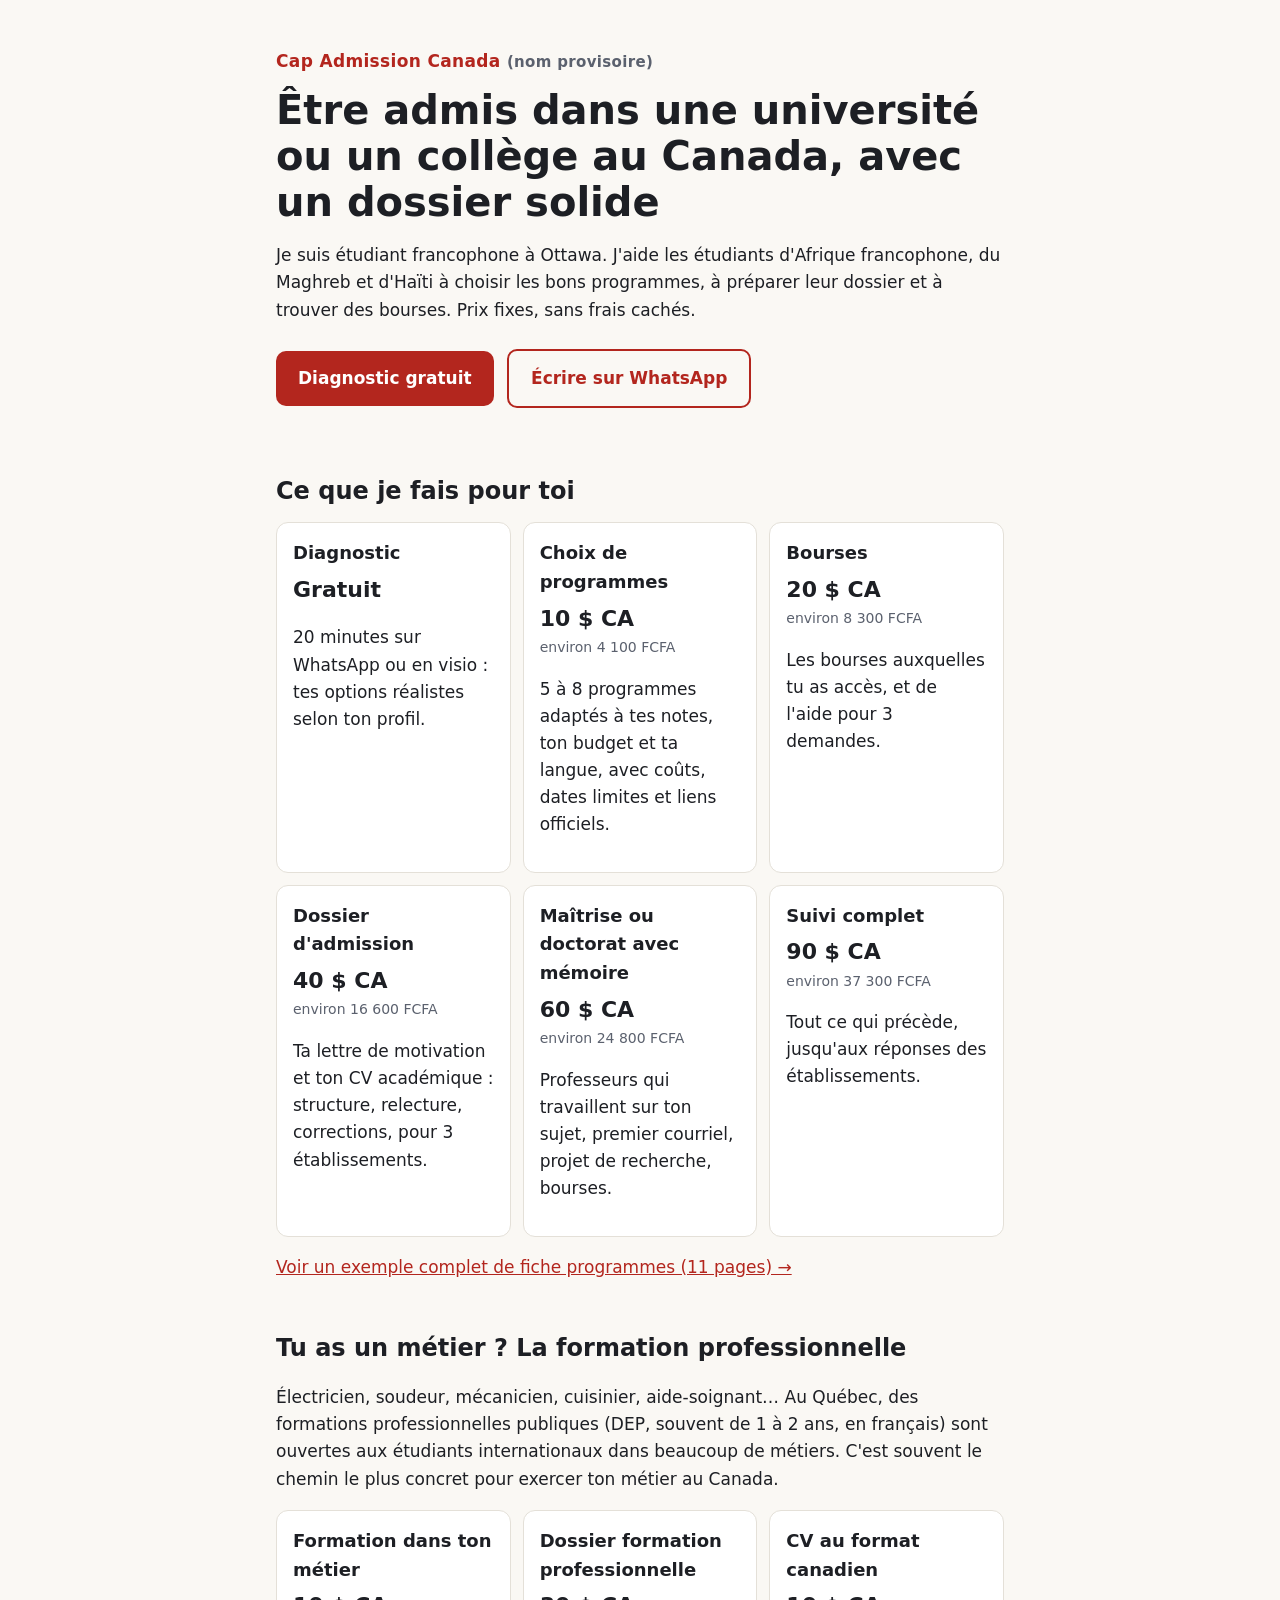
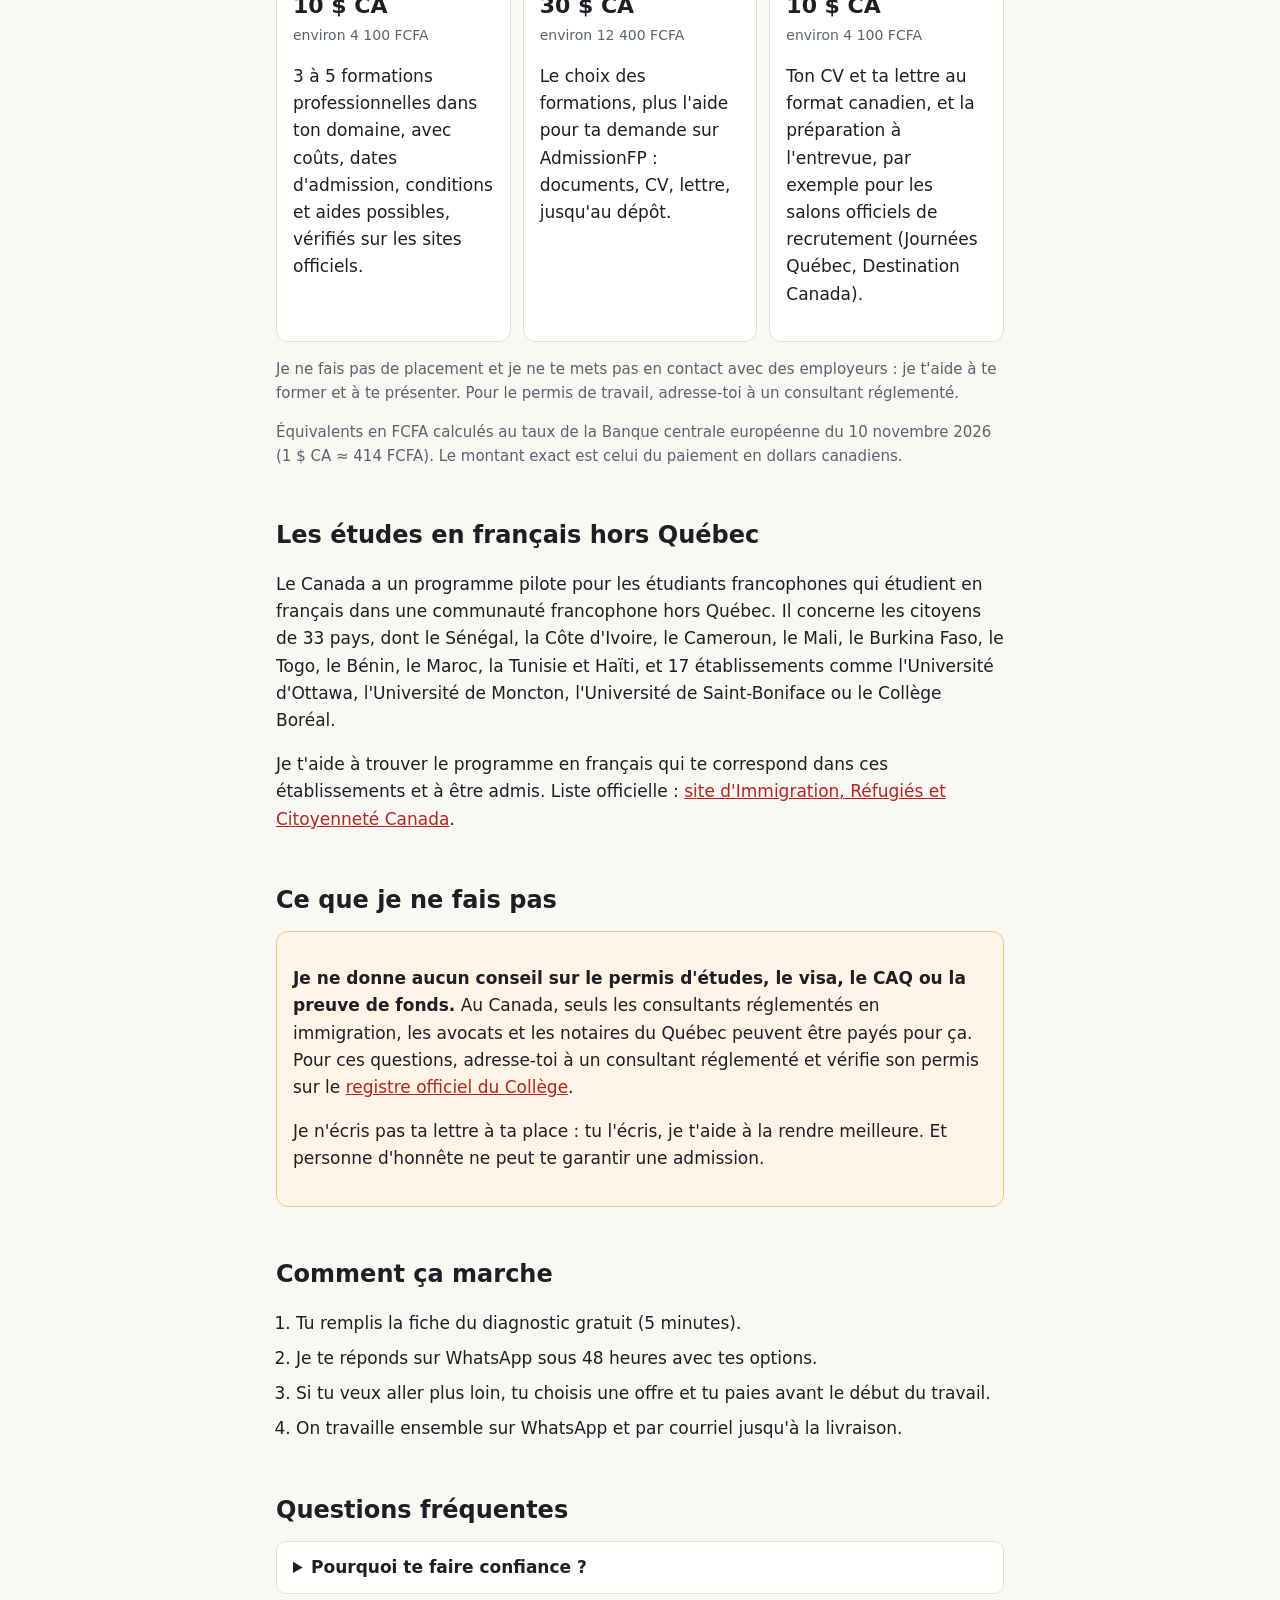
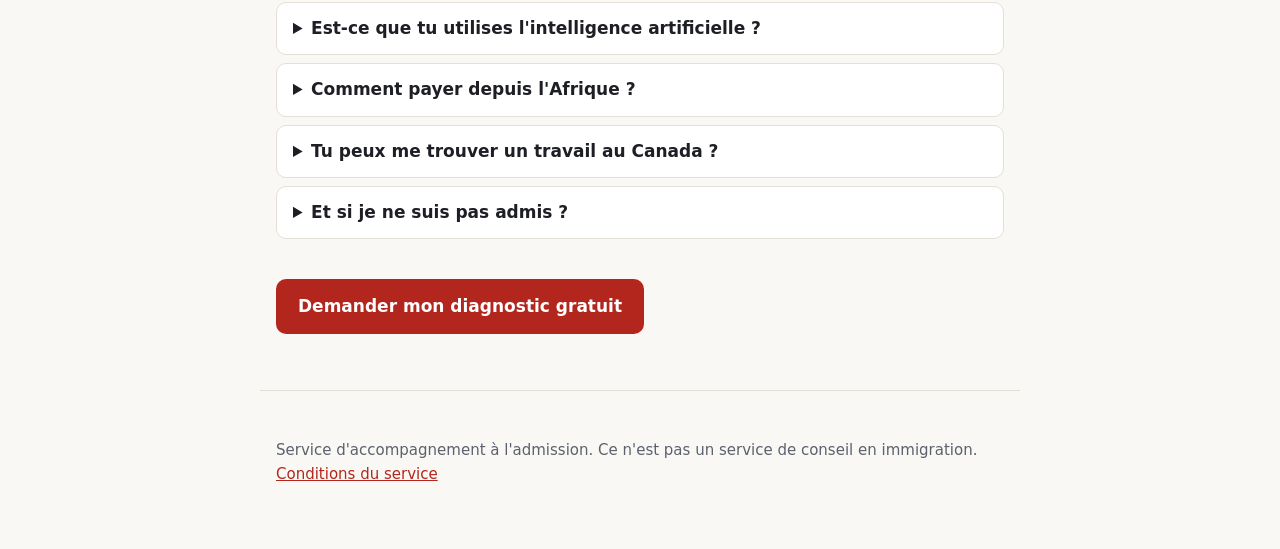
<file: index.html>
<!doctype html>
<html lang="fr">
<head>
<meta charset="utf-8">
<meta name="viewport" content="width=device-width, initial-scale=1">
<title>Études au Canada : aide à l'admission</title>
<meta name="description" content="Accompagnement honnête et à prix fixes pour être admis dans une université ou un collège canadien, par un étudiant francophone d'Ottawa.">
<link rel="canonical" href="https://louikagirard-creator.github.io/admissions-canada/">
<meta property="og:type" content="website">
<meta property="og:title" content="Études au Canada : aide à l'admission">
<meta property="og:description" content="Accompagnement honnête et à prix fixes pour être admis dans une université ou un collège canadien, par un étudiant francophone d'Ottawa.">
<meta property="og:url" content="https://louikagirard-creator.github.io/admissions-canada/">
<meta property="og:locale" content="fr_CA">
<link rel="stylesheet" href="style.css">
</head>
<body>
<header>
  <div class="marque">Cap Admission Canada <span class="doux">(nom provisoire)</span></div>
  <h1>Être admis dans une université ou un collège au Canada, avec un dossier solide</h1>
  <p>Je suis étudiant francophone à Ottawa. J'aide les étudiants d'Afrique francophone, du Maghreb et d'Haïti à choisir les bons programmes, à préparer leur dossier et à trouver des bourses. Prix fixes, sans frais cachés.</p>
  <a class="bouton js-formulaire" href="#">Diagnostic gratuit</a>
  <a class="bouton secondaire js-whatsapp" href="#">Écrire sur WhatsApp</a>
</header>

<main>
  <h2>Ce que je fais pour toi</h2>
  <div class="offres">
    <div class="offre"><h3>Diagnostic</h3><div class="prix">Gratuit</div><p>20 minutes sur WhatsApp ou en visio : tes options réalistes selon ton profil.</p></div>
    <div class="offre"><h3>Choix de programmes</h3><div class="prix">10 $ CA<small>environ 4 100 FCFA</small></div><p>5 à 8 programmes adaptés à tes notes, ton budget et ta langue, avec coûts, dates limites et liens officiels.</p></div>
    <div class="offre"><h3>Bourses</h3><div class="prix">20 $ CA<small>environ 8 300 FCFA</small></div><p>Les bourses auxquelles tu as accès, et de l'aide pour 3 demandes.</p></div>
    <div class="offre"><h3>Dossier d'admission</h3><div class="prix">40 $ CA<small>environ 16 600 FCFA</small></div><p>Ta lettre de motivation et ton CV académique : structure, relecture, corrections, pour 3 établissements.</p></div>
    <div class="offre"><h3>Maîtrise ou doctorat avec mémoire</h3><div class="prix">60 $ CA<small>environ 24 800 FCFA</small></div><p>Professeurs qui travaillent sur ton sujet, premier courriel, projet de recherche, bourses.</p></div>
    <div class="offre"><h3>Suivi complet</h3><div class="prix">90 $ CA<small>environ 37 300 FCFA</small></div><p>Tout ce qui précède, jusqu'aux réponses des établissements.</p></div>
  </div>
  <p><a href="exemple.html">Voir un exemple complet de fiche programmes (11 pages) →</a></p>
  <h2>Tu as un métier ? La formation professionnelle</h2>
  <p>Électricien, soudeur, mécanicien, cuisinier, aide-soignant… Au Québec, des formations professionnelles publiques (DEP, souvent de 1 à 2 ans, en français) sont ouvertes aux étudiants internationaux dans beaucoup de métiers. C'est souvent le chemin le plus concret pour exercer ton métier au Canada.</p>
  <div class="offres">
    <div class="offre"><h3>Formation dans ton métier</h3><div class="prix">10 $ CA<small>environ 4 100 FCFA</small></div><p>3 à 5 formations professionnelles dans ton domaine, avec coûts, dates d'admission, conditions et aides possibles, vérifiés sur les sites officiels.</p></div>
    <div class="offre"><h3>Dossier formation professionnelle</h3><div class="prix">30 $ CA<small>environ 12 400 FCFA</small></div><p>Le choix des formations, plus l'aide pour ta demande sur AdmissionFP : documents, CV, lettre, jusqu'au dépôt.</p></div>
    <div class="offre"><h3>CV au format canadien</h3><div class="prix">10 $ CA<small>environ 4 100 FCFA</small></div><p>Ton CV et ta lettre au format canadien, et la préparation à l'entrevue, par exemple pour les salons officiels de recrutement (Journées Québec, Destination Canada).</p></div>
  </div>
  <p class="doux">Je ne fais pas de placement et je ne te mets pas en contact avec des employeurs : je t'aide à te former et à te présenter. Pour le permis de travail, adresse-toi à un consultant réglementé.</p>
  <p class="doux">Équivalents en FCFA calculés au taux de la Banque centrale européenne du 10 novembre 2026 (1 $ CA ≈ 414 FCFA). Le montant exact est celui du paiement en dollars canadiens.</p>

  <h2>Les études en français hors Québec</h2>
  <p>Le Canada a un programme pilote pour les étudiants francophones qui étudient en français dans une communauté francophone hors Québec. Il concerne les citoyens de 33 pays, dont le Sénégal, la Côte d'Ivoire, le Cameroun, le Mali, le Burkina Faso, le Togo, le Bénin, le Maroc, la Tunisie et Haïti, et 17 établissements comme l'Université d'Ottawa, l'Université de Moncton, l'Université de Saint-Boniface ou le Collège Boréal.</p>
  <p>Je t'aide à trouver le programme en français qui te correspond dans ces établissements et à être admis. Liste officielle : <a href="https://www.canada.ca/en/immigration-refugees-citizenship/services/study-canada/study-permit/fmc-student-pilot.html" rel="noopener">site d'Immigration, Réfugiés et Citoyenneté Canada</a>.</p>

  <h2>Ce que je ne fais pas</h2>
  <div class="encadre">
    <p><strong>Je ne donne aucun conseil sur le permis d'études, le visa, le CAQ ou la preuve de fonds.</strong> Au Canada, seuls les consultants réglementés en immigration, les avocats et les notaires du Québec peuvent être payés pour ça. Pour ces questions, adresse-toi à un consultant réglementé et vérifie son permis sur le <a href="https://register.college-ic.ca/" rel="noopener">registre officiel du Collège</a>.</p>
    <p>Je n'écris pas ta lettre à ta place : tu l'écris, je t'aide à la rendre meilleure. Et personne d'honnête ne peut te garantir une admission.</p>
  </div>

  <h2>Comment ça marche</h2>
  <ol class="etapes">
    <li>Tu remplis la fiche du diagnostic gratuit (5 minutes).</li>
    <li>Je te réponds sur WhatsApp sous 48 heures avec tes options.</li>
    <li>Si tu veux aller plus loin, tu choisis une offre et tu paies avant le début du travail.</li>
    <li>On travaille ensemble sur WhatsApp et par courriel jusqu'à la livraison.</li>
  </ol>

  <h2>Questions fréquentes</h2>
  <details><summary>Pourquoi te faire confiance ?</summary><p>Mes prix sont publics, je ne promets rien d'impossible et je te rembourse entièrement si le travail n'a pas commencé. J'étudie moi-même au Canada : je connais les dossiers, les campus et la vie ici.</p></details>
  <details><summary>Est-ce que tu utilises l'intelligence artificielle ?</summary><p>Oui, pour chercher des programmes et des professeurs plus vite. Mais je vérifie chaque date limite et chaque frais sur le site officiel de l'établissement, et ta lettre reste écrite par toi.</p></details>
  <details><summary>Comment payer depuis l'Afrique ?</summary><p>Par carte Visa ou Mastercard, Apple Pay ou Google Pay, avec un lien de paiement sécurisé (Stripe), en dollars canadiens. Si ta banque refuse, demande-lui d'autoriser les paiements en ligne à l'étranger. <strong>Avec Wave ou Orange Money</strong> : crée la carte virtuelle Visa dans l'appli Wave, ou la carte Mastercard Orange Money dans l'appli Max it, recharge-la depuis ton solde, puis paie le lien avec cette carte. Un proche au Canada ou en France peut aussi payer pour toi : il écrit ton nom dans le champ prévu.</p></details>
  <details><summary>Tu peux me trouver un travail au Canada ?</summary><p>Non. Je ne fais pas de recrutement et je ne vends aucune offre d'emploi : méfie-toi de quiconque te promet un emploi au Canada contre de l'argent. Par contre, si tu as un métier, je peux t'aider à entrer dans une formation professionnelle au Québec, et préparer ton CV au format canadien.</p></details>
  <details><summary>Et si je ne suis pas admis ?</summary><p>C'est l'établissement qui décide, et personne ne peut le garantir. C'est pour ça qu'on postule à plusieurs programmes bien choisis.</p></details>

  <p style="margin-top:32px"><a class="bouton js-formulaire" href="#">Demander mon diagnostic gratuit</a></p>
</main>

<footer>
  <p class="doux">Service d'accompagnement à l'admission. Ce n'est pas un service de conseil en immigration. <a href="conditions.html">Conditions du service</a></p>
</footer>

<script>
  // À remplir avant la mise en ligne. Tant que c'est vide, les boutons sont grisés.
  const WHATSAPP = "12638812914"; // numéro WhatsApp Business, chiffres seulement, avec l'indicatif
  const MESSAGE_WHATSAPP = "Bonjour, je veux un diagnostic gratuit pour étudier au Canada.";
  const FORMULAIRE = "https://docs.google.com/forms/d/e/1FAIpQLSfpNTmNaUqt3iOnL_F3751Bq4_EZ-hFsQUGsPIdnlfzXp_Y2A/viewform"; // fiche Google Forms (publiée le 11 novembre 2026)
  const lier = (selecteur, url) => document.querySelectorAll(selecteur).forEach((a) => {
    if (url) { a.href = url; a.target = "_blank"; a.rel = "noopener"; }
    else { a.setAttribute("aria-disabled", "true"); a.title = "Bientôt disponible"; }
  });
  lier(".js-whatsapp", WHATSAPP ? "https://wa.me/" + WHATSAPP + "?text=" + encodeURIComponent(MESSAGE_WHATSAPP) : "");
  lier(".js-formulaire", FORMULAIRE);
</script>
</body>
</html>
</file>
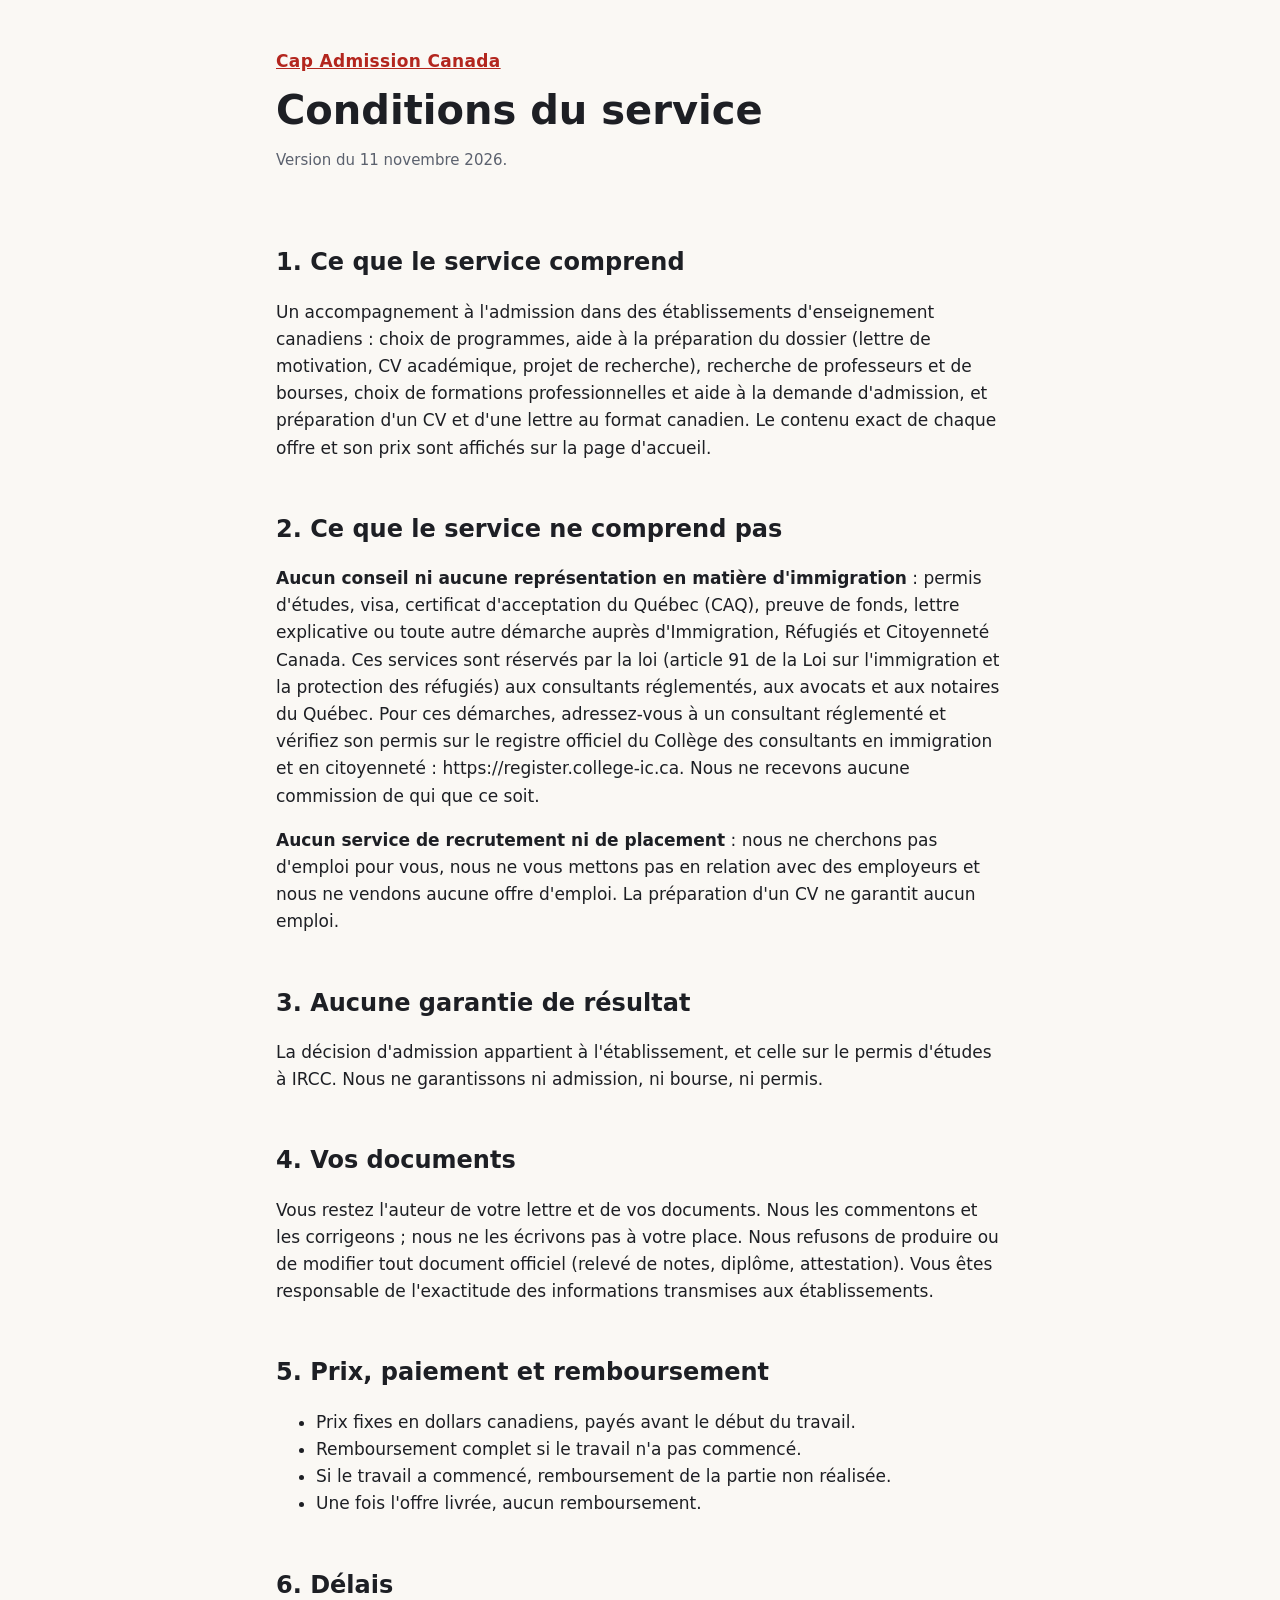
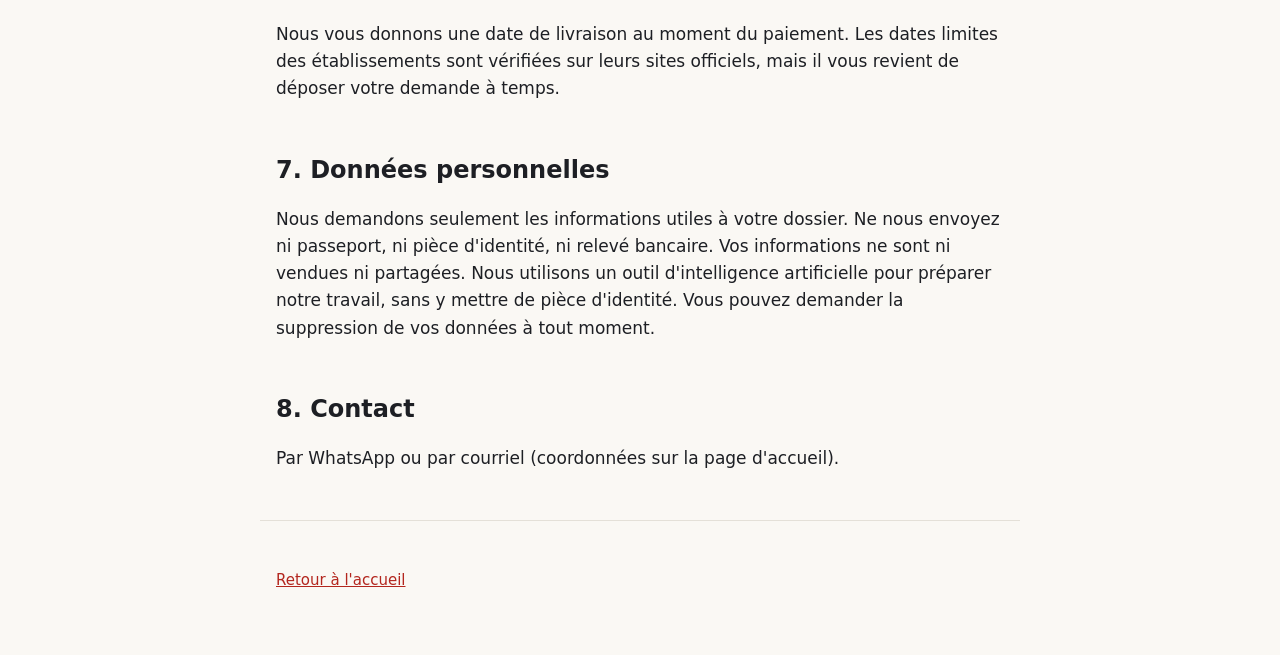
<file: conditions.html>
<!doctype html>
<html lang="fr">
<head>
<meta charset="utf-8">
<meta name="viewport" content="width=device-width, initial-scale=1">
<title>Conditions du service</title>
<link rel="canonical" href="https://louikagirard-creator.github.io/admissions-canada/conditions.html">
<meta property="og:type" content="website">
<meta property="og:title" content="Conditions du service">
<meta property="og:description" content="Accompagnement à l'admission dans les universités et collèges canadiens, à prix fixes.">
<meta property="og:url" content="https://louikagirard-creator.github.io/admissions-canada/conditions.html">
<meta property="og:locale" content="fr_CA">
<link rel="stylesheet" href="style.css">
</head>
<body>
<header>
  <div class="marque"><a href="index.html">Cap Admission Canada</a></div>
  <h1>Conditions du service</h1>
  <p class="doux">Version du 11 novembre 2026.</p>
</header>
<main>
  <h2>1. Ce que le service comprend</h2>
  <p>Un accompagnement à l'admission dans des établissements d'enseignement canadiens : choix de programmes, aide à la préparation du dossier (lettre de motivation, CV académique, projet de recherche), recherche de professeurs et de bourses, choix de formations professionnelles et aide à la demande d'admission, et préparation d'un CV et d'une lettre au format canadien. Le contenu exact de chaque offre et son prix sont affichés sur la page d'accueil.</p>

  <h2>2. Ce que le service ne comprend pas</h2>
  <p><strong>Aucun conseil ni aucune représentation en matière d'immigration</strong> : permis d'études, visa, certificat d'acceptation du Québec (CAQ), preuve de fonds, lettre explicative ou toute autre démarche auprès d'Immigration, Réfugiés et Citoyenneté Canada. Ces services sont réservés par la loi (article 91 de la Loi sur l'immigration et la protection des réfugiés) aux consultants réglementés, aux avocats et aux notaires du Québec. Pour ces démarches, adressez-vous à un consultant réglementé et vérifiez son permis sur le registre officiel du Collège des consultants en immigration et en citoyenneté : https://register.college-ic.ca. Nous ne recevons aucune commission de qui que ce soit.</p>
  <p><strong>Aucun service de recrutement ni de placement</strong> : nous ne cherchons pas d'emploi pour vous, nous ne vous mettons pas en relation avec des employeurs et nous ne vendons aucune offre d'emploi. La préparation d'un CV ne garantit aucun emploi.</p>

  <h2>3. Aucune garantie de résultat</h2>
  <p>La décision d'admission appartient à l'établissement, et celle sur le permis d'études à IRCC. Nous ne garantissons ni admission, ni bourse, ni permis.</p>

  <h2>4. Vos documents</h2>
  <p>Vous restez l'auteur de votre lettre et de vos documents. Nous les commentons et les corrigeons ; nous ne les écrivons pas à votre place. Nous refusons de produire ou de modifier tout document officiel (relevé de notes, diplôme, attestation). Vous êtes responsable de l'exactitude des informations transmises aux établissements.</p>

  <h2>5. Prix, paiement et remboursement</h2>
  <ul>
    <li>Prix fixes en dollars canadiens, payés avant le début du travail.</li>
    <li>Remboursement complet si le travail n'a pas commencé.</li>
    <li>Si le travail a commencé, remboursement de la partie non réalisée.</li>
    <li>Une fois l'offre livrée, aucun remboursement.</li>
  </ul>

  <h2>6. Délais</h2>
  <p>Nous vous donnons une date de livraison au moment du paiement. Les dates limites des établissements sont vérifiées sur leurs sites officiels, mais il vous revient de déposer votre demande à temps.</p>

  <h2>7. Données personnelles</h2>
  <p>Nous demandons seulement les informations utiles à votre dossier. Ne nous envoyez ni passeport, ni pièce d'identité, ni relevé bancaire. Vos informations ne sont ni vendues ni partagées. Nous utilisons un outil d'intelligence artificielle pour préparer notre travail, sans y mettre de pièce d'identité. Vous pouvez demander la suppression de vos données à tout moment.</p>

  <h2>8. Contact</h2>
  <p>Par WhatsApp ou par courriel (coordonnées sur la page d'accueil).</p>
</main>
<footer><p class="doux"><a href="index.html">Retour à l'accueil</a></p></footer>
</body>
</html>
</file>
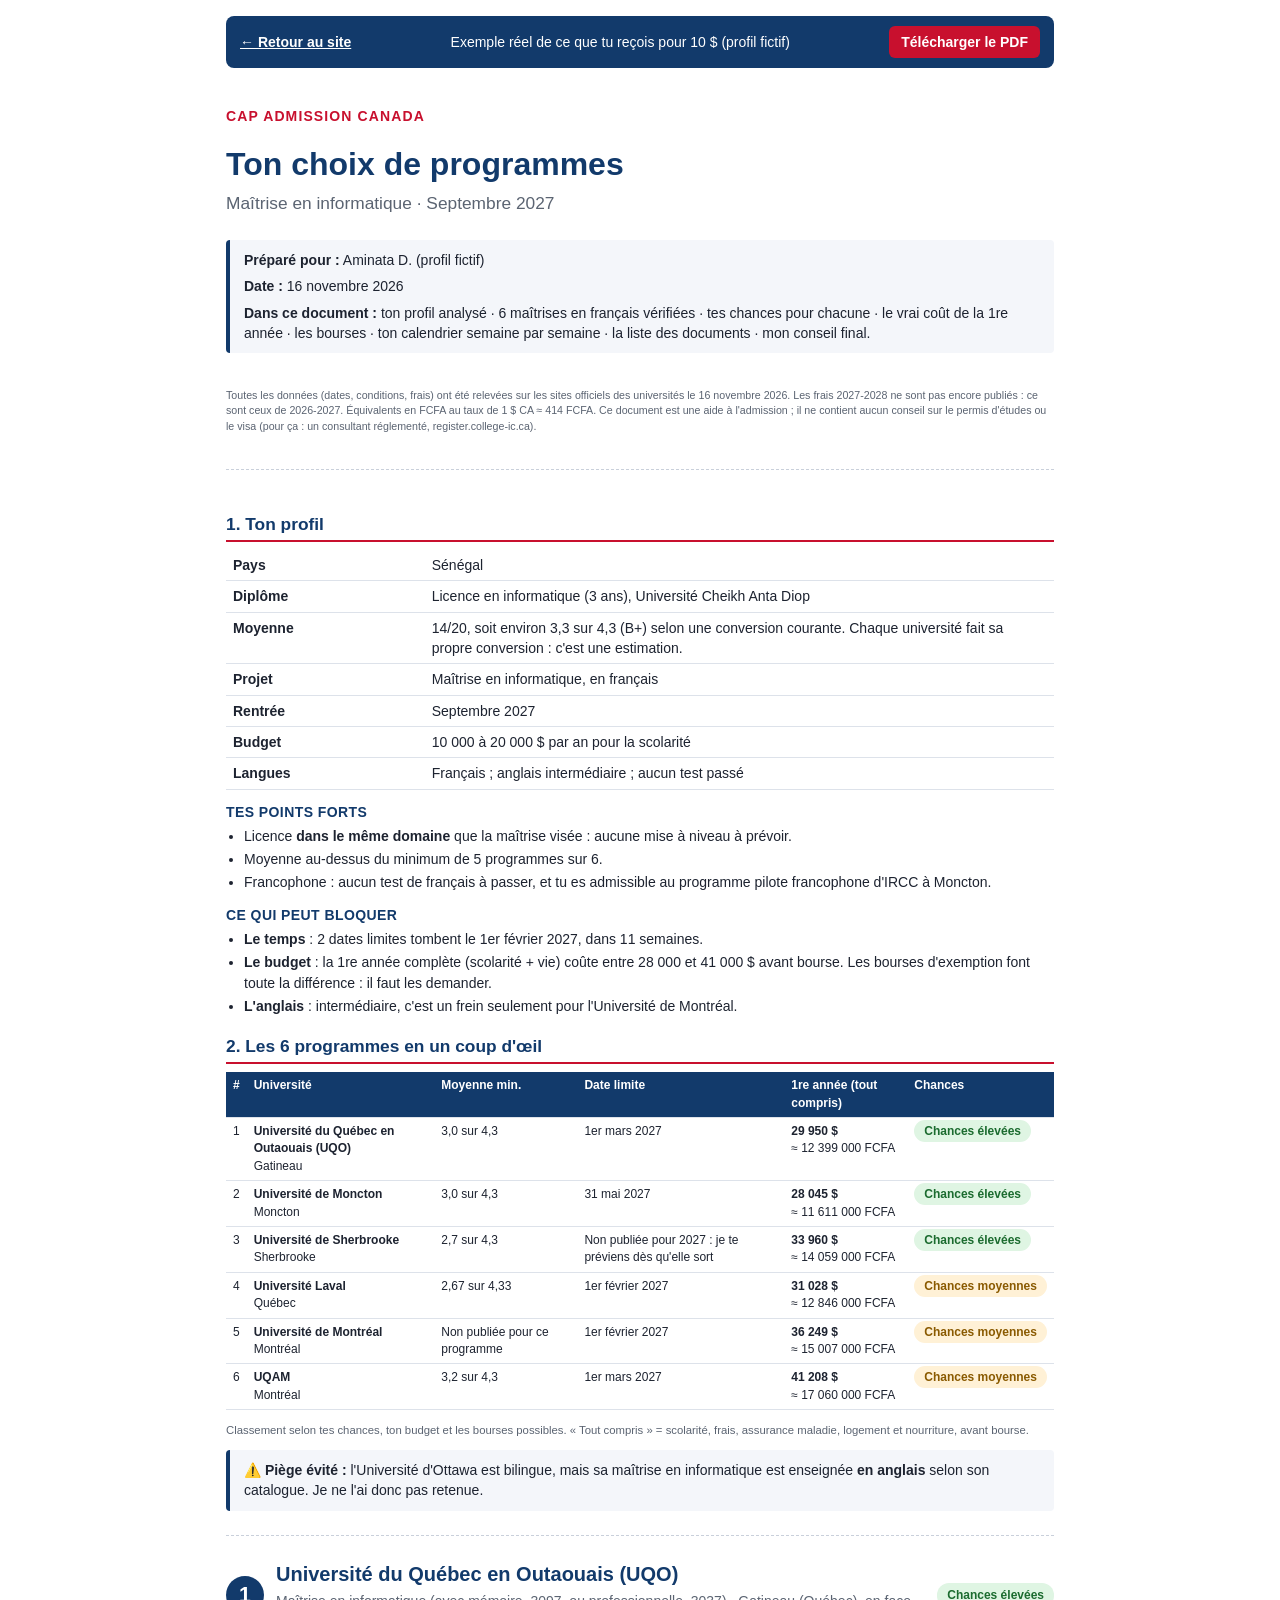
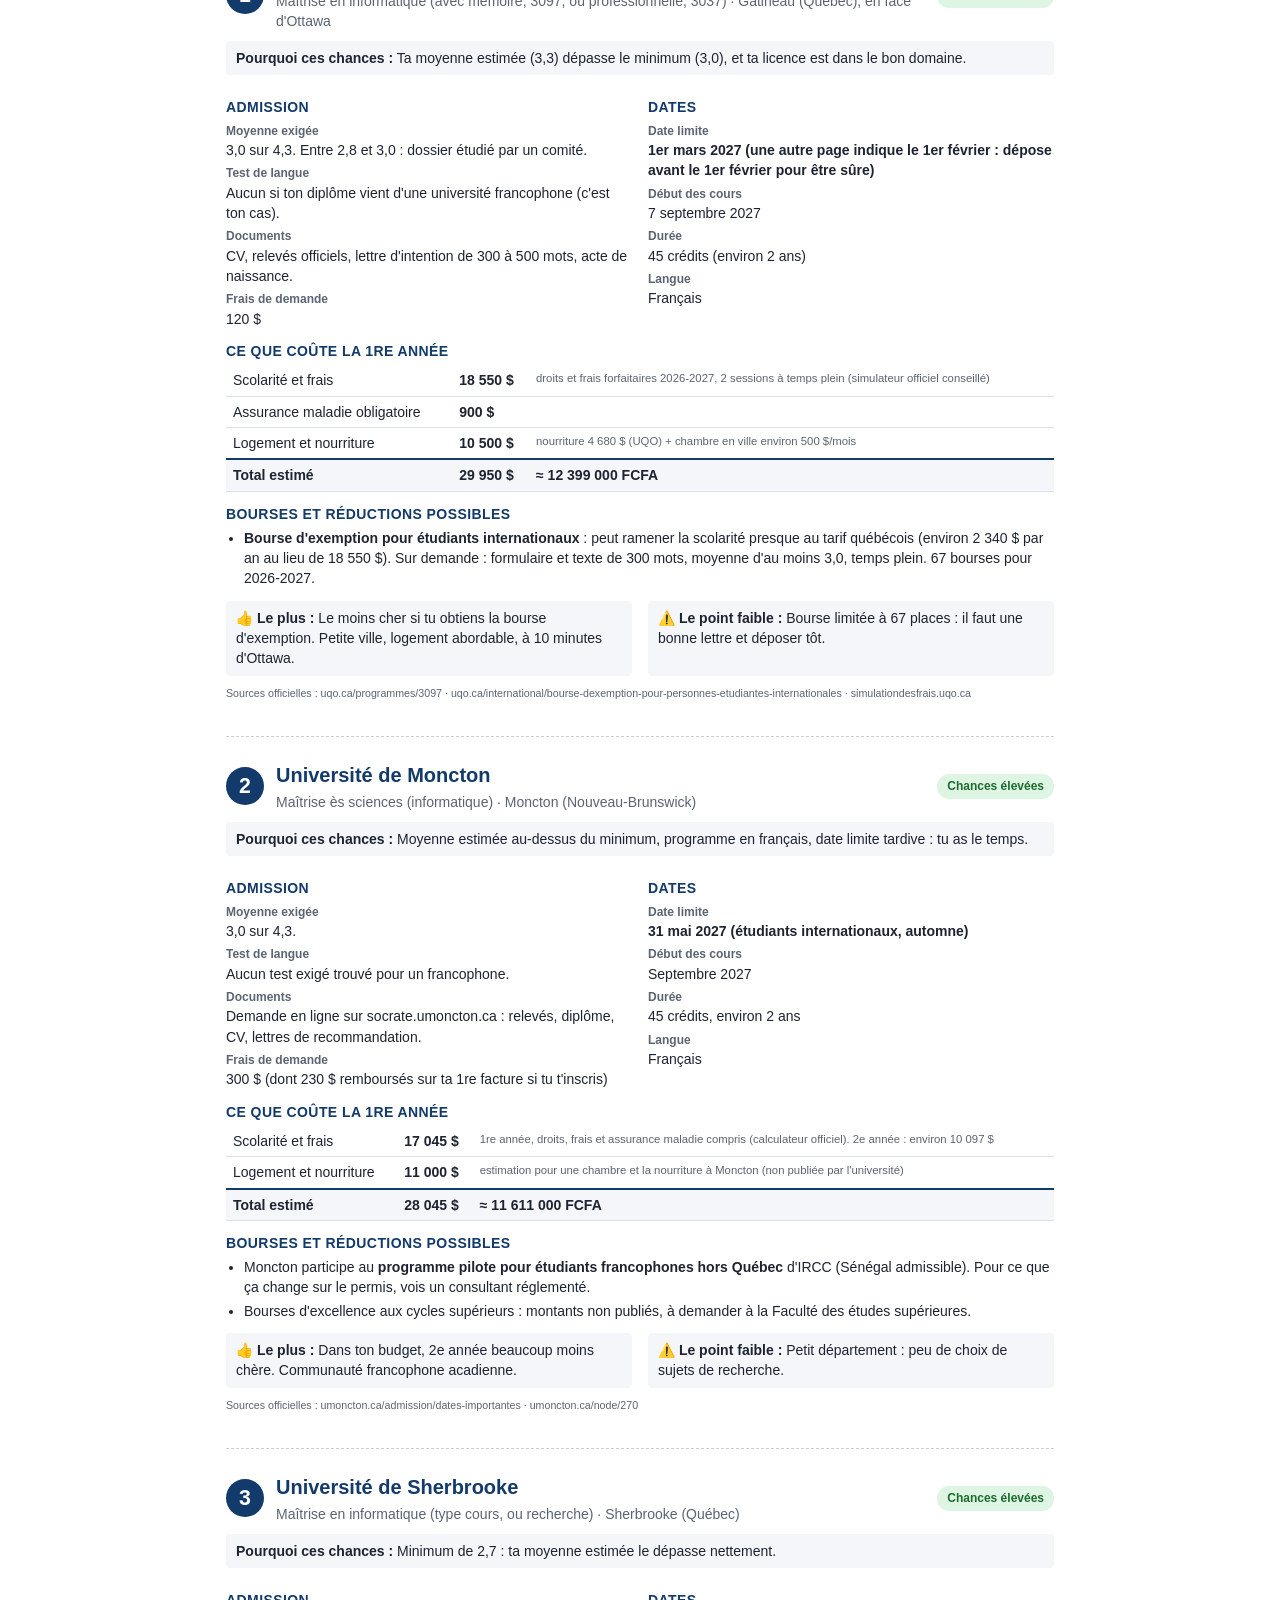
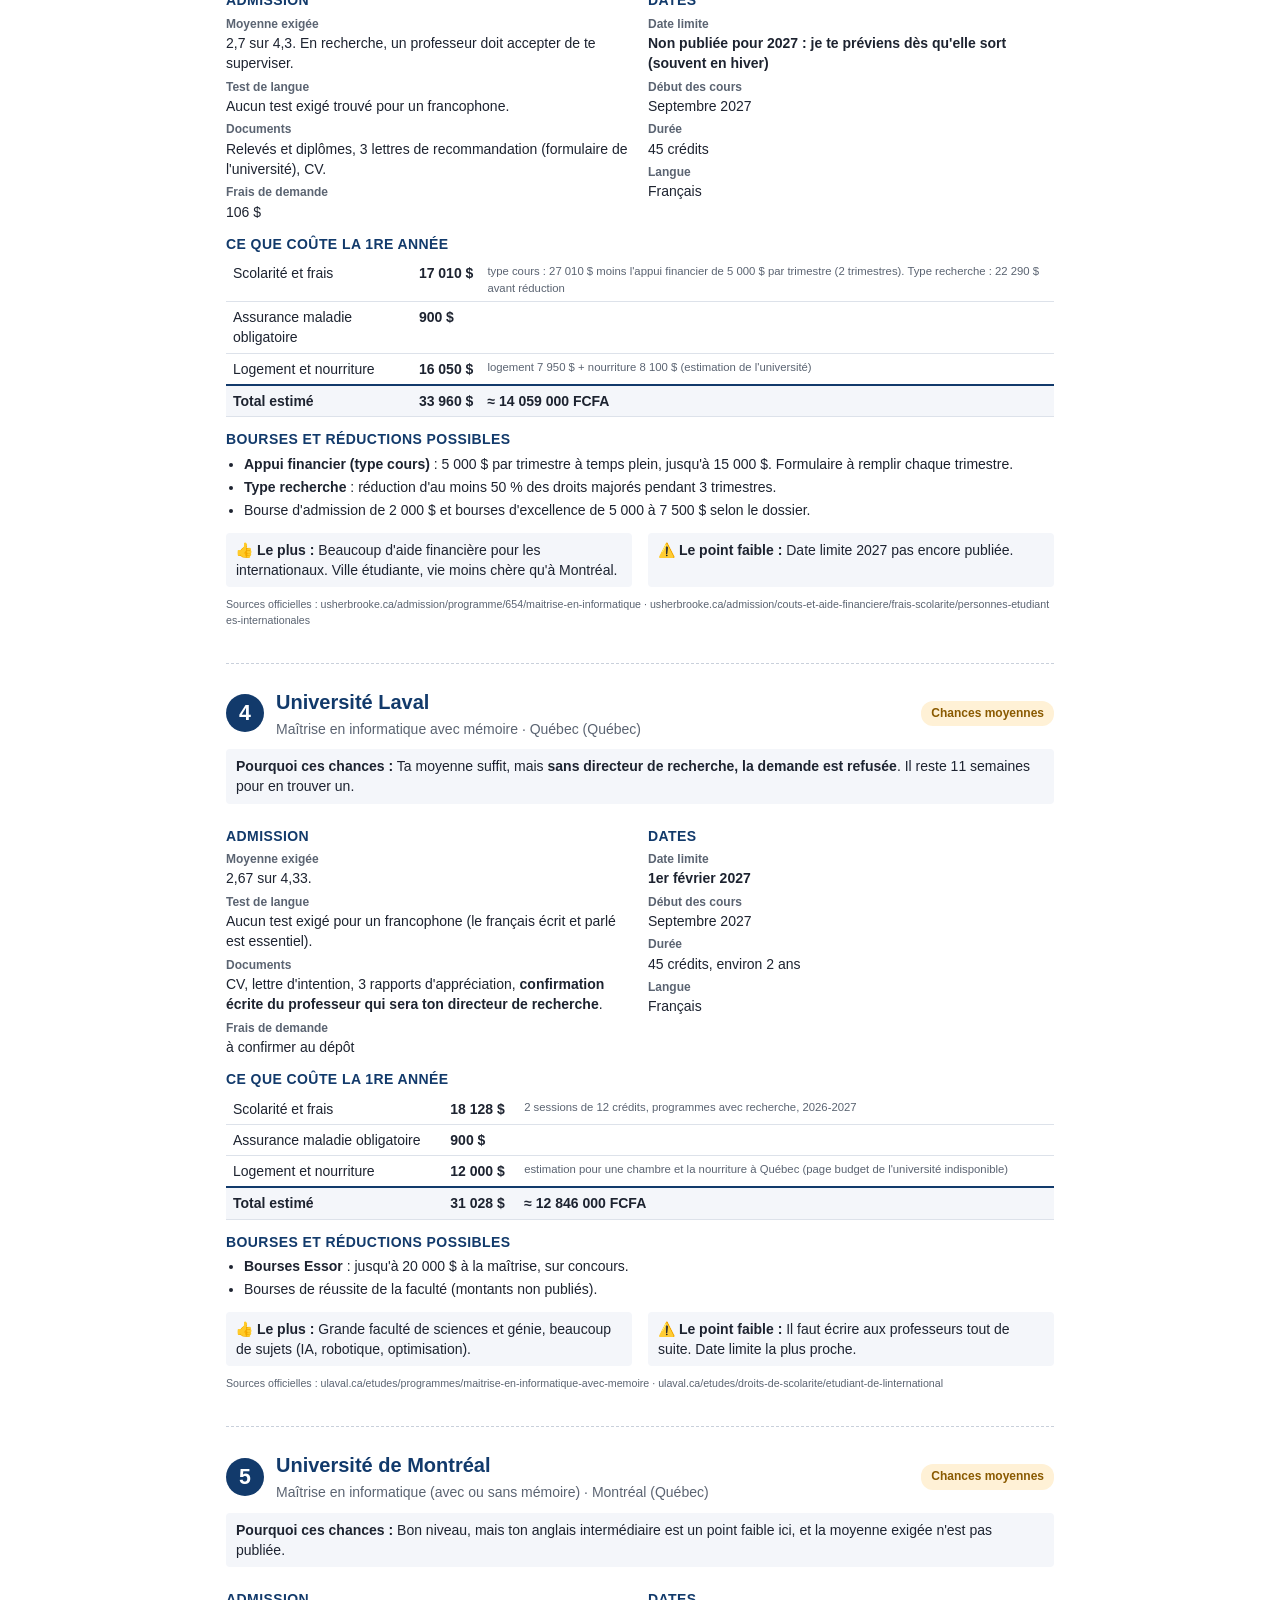
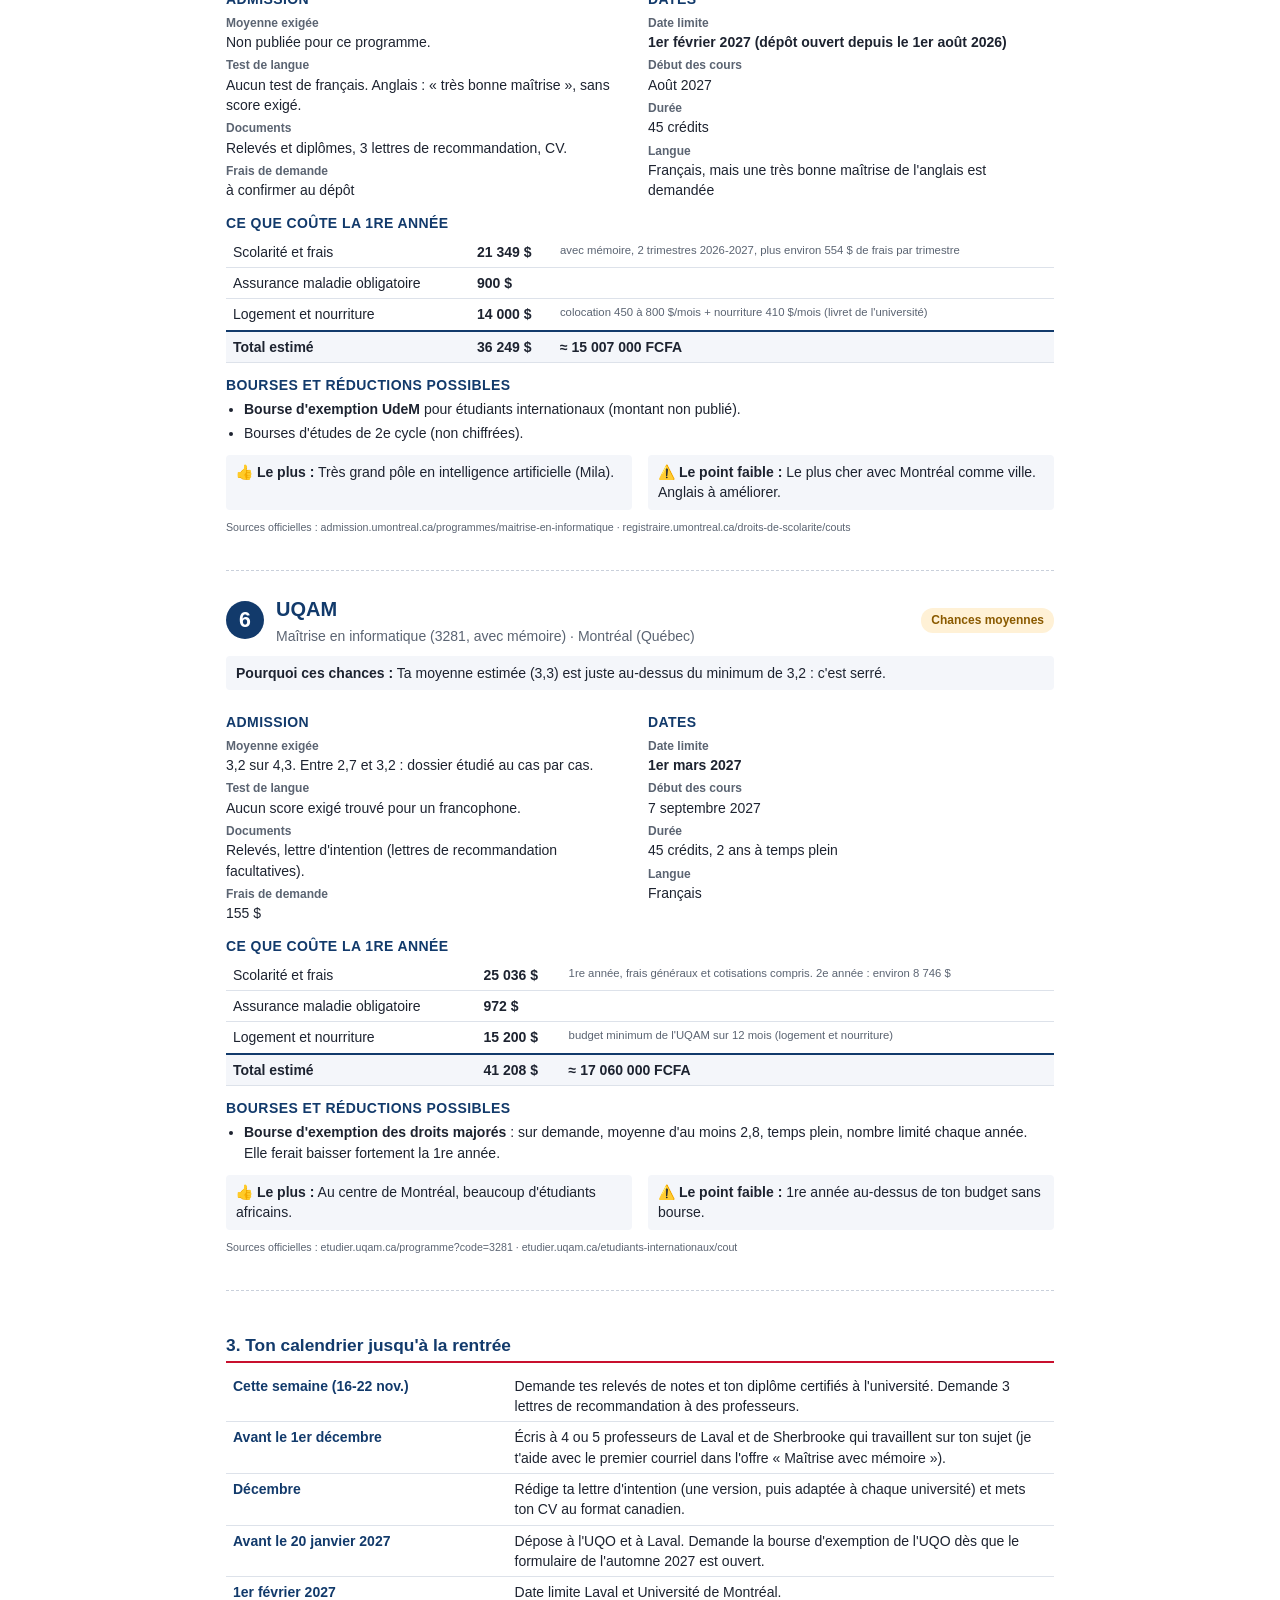
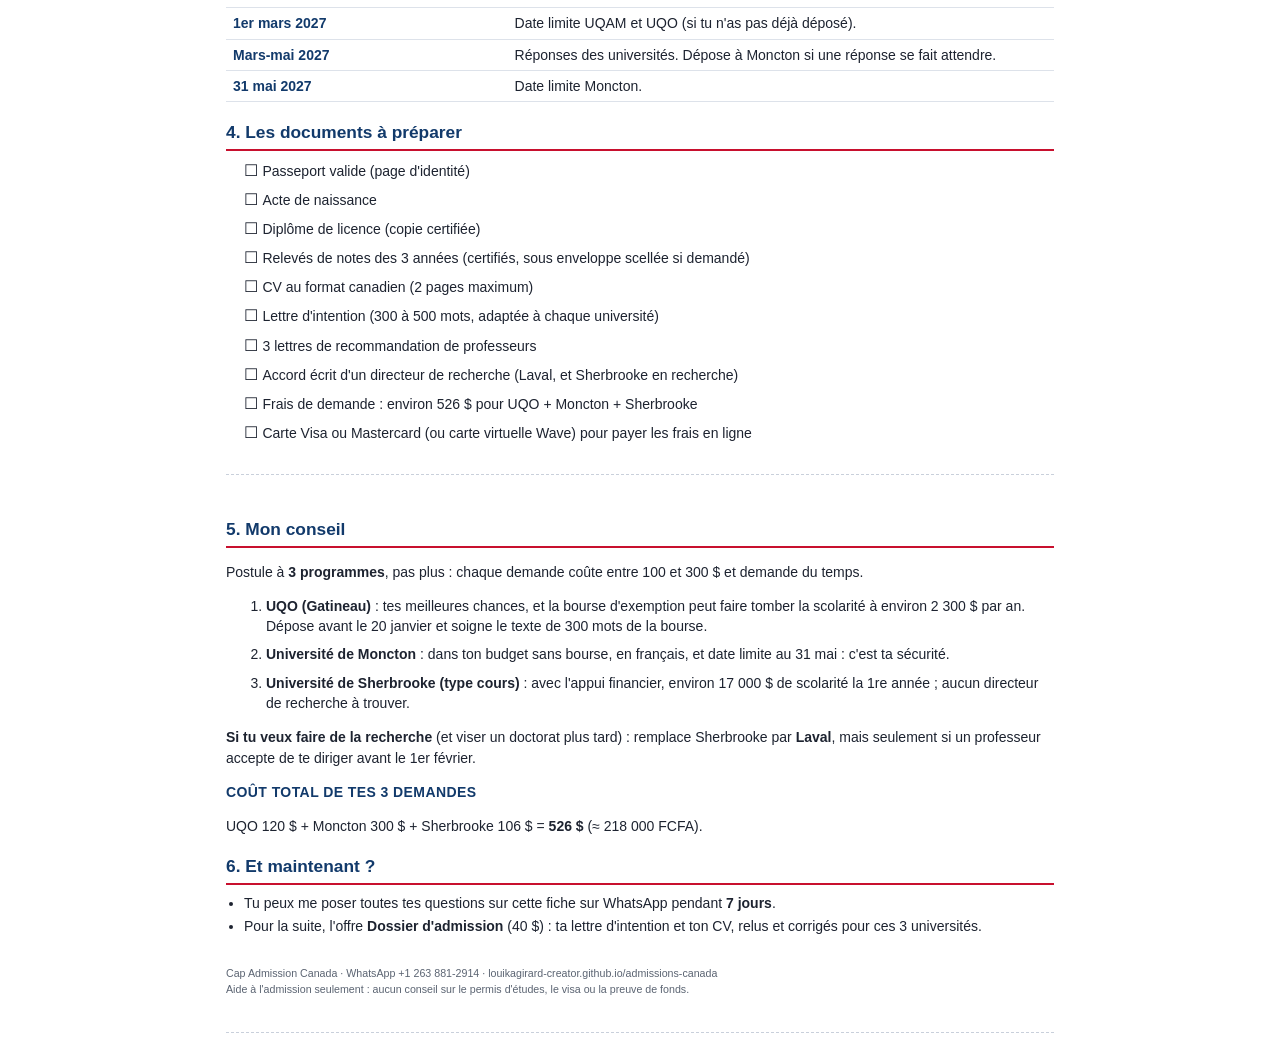
<file: exemple.html>
<!doctype html><html lang="fr"><head><meta charset="utf-8"><title>Exemple de fiche programmes</title>
<style>
@page{size:A4;margin:14mm 14mm 16mm}
:root{--bleu:#123a6b;--rouge:#c8102e;--gris:#5b6472;--fond:#f4f6fa}
*{box-sizing:border-box}body{font:10.5pt/1.45 -apple-system,"Helvetica Neue",Arial,sans-serif;color:#1d2330;margin:0}
.page{page-break-after:always}h1{font-size:24pt;color:var(--bleu);margin:0 0 4px}h2{font-size:15pt;color:var(--bleu);margin:0}
h3{font-size:13pt;color:var(--bleu);border-bottom:2px solid var(--rouge);padding-bottom:3px;margin:18px 0 8px}h4{font-size:10.5pt;color:var(--bleu);margin:12px 0 4px;text-transform:uppercase;letter-spacing:.03em}
.couv{display:flex;flex-direction:column;justify-content:space-between;height:265mm}.marque{font-weight:700;color:var(--rouge);letter-spacing:.08em}
.boite{background:var(--fond);border-left:4px solid var(--bleu);padding:10px 14px;border-radius:4px}
table{border-collapse:collapse;width:100%}th,td{padding:5px 7px;border-bottom:1px solid #dde2ea;text-align:left;vertical-align:top}th{background:var(--bleu);color:#fff;font-size:9pt}
.comp td{font-size:9pt}.tete{display:flex;gap:12px;align-items:center}.num{background:var(--bleu);color:#fff;font-weight:700;font-size:16pt;width:38px;height:38px;border-radius:50%;display:flex;align-items:center;justify-content:center;flex:none}
.sous{margin:2px 0 0;color:var(--gris)}.badge{margin-left:auto;padding:4px 10px;border-radius:12px;font-weight:700;font-size:9pt;white-space:nowrap}.ok{background:#dff5e3;color:#1b6b2f}.moy{background:#fff1d6;color:#8a5a00}.bas{background:#fde2e2;color:#9b1c1c}
.raison{background:var(--fond);padding:7px 10px;border-radius:4px;margin:10px 0}.grille{display:grid;grid-template-columns:1fr 1fr;gap:16px}
dl{margin:0}dt{font-weight:600;color:var(--gris);font-size:9pt;margin-top:5px}dd{margin:0}
.cout td:nth-child(2){font-weight:600;white-space:nowrap}.note{color:var(--gris);font-size:8.5pt}.tot td{font-weight:700;background:var(--fond);border-top:2px solid var(--bleu)}
ul{margin:4px 0;padding-left:18px}li{margin:3px 0}.pm p{background:var(--fond);padding:7px 10px;border-radius:4px;margin:8px 0 0}.liens{font-size:8pt;color:var(--gris);margin-top:10px;word-break:break-all}
.cal td:first-child{font-weight:700;width:34%;color:var(--bleu)}.check li{list-style:none;margin:6px 0}.check li:before{content:"☐  ";font-size:12pt}
.reco li{margin:8px 0}.pied{font-size:8pt;color:var(--gris)}
</style><meta name="viewport" content="width=device-width, initial-scale=1">
<meta name="description" content="Exemple complet de la fiche « Choix de programmes » (10 $) : 6 maîtrises vérifiées, chances, coût réel, bourses, calendrier. Profil fictif, données officielles.">
<link rel="canonical" href="https://louikagirard-creator.github.io/admissions-canada/exemple.html">
<meta property="og:type" content="website"><meta property="og:title" content="Exemple de fiche « Choix de programmes »">
<meta property="og:url" content="https://louikagirard-creator.github.io/admissions-canada/exemple.html"><meta property="og:locale" content="fr_CA">
<style>@media screen{body{max-width:860px;margin:0 auto;padding:16px;background:#fff}.page{border-bottom:1px dashed #c9d0db;padding:24px 0}.couv{height:auto;gap:24px}
.barre{display:flex;flex-wrap:wrap;gap:10px;align-items:center;justify-content:space-between;background:#123a6b;color:#fff;padding:10px 14px;border-radius:8px}
.barre a{color:#fff;font-weight:600}.barre .btn{background:#c8102e;padding:6px 12px;border-radius:6px;text-decoration:none}}
@media screen and (max-width:640px){body{padding:12px}td,th{word-break:break-word}.grille{grid-template-columns:1fr}.comp th:nth-child(3),.comp td:nth-child(3){display:none}.tete{flex-wrap:wrap}.badge{margin-left:0}table{font-size:9pt}}
@media print{.barre{display:none}}</style>
</head><body>
<div class="barre"><a href="./">← Retour au site</a><span>Exemple réel de ce que tu reçois pour 10 $ (profil fictif)</span><a class="btn" href="exemple-choix-programmes.pdf" download>Télécharger le PDF</a></div>

<section class="page couv">
  <div><p class="marque">CAP ADMISSION CANADA</p><h1>Ton choix de programmes</h1><p style="font-size:13pt;color:var(--gris);margin:0">Maîtrise en informatique · Septembre 2027</p></div>
  <div class="boite"><p style="margin:0 0 6px"><b>Préparé pour :</b> Aminata D. (profil fictif)</p><p style="margin:0 0 6px"><b>Date :</b> 16 novembre 2026</p>
  <p style="margin:0"><b>Dans ce document :</b> ton profil analysé · 6 maîtrises en français vérifiées · tes chances pour chacune · le vrai coût de la 1re année · les bourses · ton calendrier semaine par semaine · la liste des documents · mon conseil final.</p></div>
  <p class="pied">Toutes les données (dates, conditions, frais) ont été relevées sur les sites officiels des universités le 16 novembre 2026. Les frais 2027-2028 ne sont pas encore publiés : ce sont ceux de 2026-2027. Équivalents en FCFA au taux de 1 $ CA ≈ 414 FCFA. Ce document est une aide à l'admission ; il ne contient aucun conseil sur le permis d'études ou le visa (pour ça : un consultant réglementé, register.college-ic.ca).</p>
</section>

<section class="page">
  <h3>1. Ton profil</h3>
  <table><tr><td style="width:24%;font-weight:600">Pays</td><td>Sénégal</td></tr><tr><td style="width:24%;font-weight:600">Diplôme</td><td>Licence en informatique (3 ans), Université Cheikh Anta Diop</td></tr><tr><td style="width:24%;font-weight:600">Moyenne</td><td>14/20, soit environ 3,3 sur 4,3 (B+) selon une conversion courante. Chaque université fait sa propre conversion : c'est une estimation.</td></tr><tr><td style="width:24%;font-weight:600">Projet</td><td>Maîtrise en informatique, en français</td></tr><tr><td style="width:24%;font-weight:600">Rentrée</td><td>Septembre 2027</td></tr><tr><td style="width:24%;font-weight:600">Budget</td><td>10 000 à 20 000 $ par an pour la scolarité</td></tr><tr><td style="width:24%;font-weight:600">Langues</td><td>Français ; anglais intermédiaire ; aucun test passé</td></tr></table>
  <h4>Tes points forts</h4><ul><li>Licence <b>dans le même domaine</b> que la maîtrise visée : aucune mise à niveau à prévoir.</li><li>Moyenne au-dessus du minimum de 5 programmes sur 6.</li><li>Francophone : aucun test de français à passer, et tu es admissible au programme pilote francophone d'IRCC à Moncton.</li></ul>
  <h4>Ce qui peut bloquer</h4><ul><li><b>Le temps</b> : 2 dates limites tombent le 1er février 2027, dans 11 semaines.</li><li><b>Le budget</b> : la 1re année complète (scolarité + vie) coûte entre 28 000 et 41 000 $ avant bourse. Les bourses d'exemption font toute la différence : il faut les demander.</li><li><b>L'anglais</b> : intermédiaire, c'est un frein seulement pour l'Université de Montréal.</li></ul>
  <h3>2. Les 6 programmes en un coup d'œil</h3>
  <table class="comp"><tr><th>#</th><th>Université</th><th>Moyenne min.</th><th>Date limite</th><th>1re année (tout compris)</th><th>Chances</th></tr>
  <tr><td>1</td><td><b>Université du Québec en Outaouais (UQO)</b><br>Gatineau</td><td>3,0 sur 4,3</td><td>1er mars 2027</td><td><b>29 950 $</b><br>≈ 12 399 000 FCFA</td><td><span class="badge ok">Chances élevées</span></td></tr><tr><td>2</td><td><b>Université de Moncton</b><br>Moncton</td><td>3,0 sur 4,3</td><td>31 mai 2027</td><td><b>28 045 $</b><br>≈ 11 611 000 FCFA</td><td><span class="badge ok">Chances élevées</span></td></tr><tr><td>3</td><td><b>Université de Sherbrooke</b><br>Sherbrooke</td><td>2,7 sur 4,3</td><td>Non publiée pour 2027 : je te préviens dès qu'elle sort</td><td><b>33 960 $</b><br>≈ 14 059 000 FCFA</td><td><span class="badge ok">Chances élevées</span></td></tr><tr><td>4</td><td><b>Université Laval</b><br>Québec</td><td>2,67 sur 4,33</td><td>1er février 2027</td><td><b>31 028 $</b><br>≈ 12 846 000 FCFA</td><td><span class="badge moy">Chances moyennes</span></td></tr><tr><td>5</td><td><b>Université de Montréal</b><br>Montréal</td><td>Non publiée pour ce programme</td><td>1er février 2027</td><td><b>36 249 $</b><br>≈ 15 007 000 FCFA</td><td><span class="badge moy">Chances moyennes</span></td></tr><tr><td>6</td><td><b>UQAM</b><br>Montréal</td><td>3,2 sur 4,3</td><td>1er mars 2027</td><td><b>41 208 $</b><br>≈ 17 060 000 FCFA</td><td><span class="badge moy">Chances moyennes</span></td></tr></table>
  <p class="note">Classement selon tes chances, ton budget et les bourses possibles. « Tout compris » = scolarité, frais, assurance maladie, logement et nourriture, avant bourse.</p>
  <div class="boite" style="margin-top:12px"><b>⚠️ Piège évité :</b> l'Université d'Ottawa est bilingue, mais sa maîtrise en informatique est enseignée <b>en anglais</b> selon son catalogue. Je ne l'ai donc pas retenue.</div>
</section>


<section class="page prog">
  <div class="tete"><span class="num">1</span><div><h2>Université du Québec en Outaouais (UQO)</h2><p class="sous">Maîtrise en informatique (avec mémoire, 3097, ou professionnelle, 3037) · Gatineau (Québec), en face d'Ottawa</p></div><span class="badge ok">Chances élevées</span></div>
  <p class="raison"><b>Pourquoi ces chances :</b> Ta moyenne estimée (3,3) dépasse le minimum (3,0), et ta licence est dans le bon domaine.</p>
  <div class="grille">
    <div><h4>Admission</h4>
      <dl><dt>Moyenne exigée</dt><dd>3,0 sur 4,3. Entre 2,8 et 3,0 : dossier étudié par un comité.</dd><dt>Test de langue</dt><dd>Aucun si ton diplôme vient d'une université francophone (c'est ton cas).</dd><dt>Documents</dt><dd>CV, relevés officiels, lettre d'intention de 300 à 500 mots, acte de naissance.</dd>
      <dt>Frais de demande</dt><dd>120 $</dd></dl></div>
    <div><h4>Dates</h4>
      <dl><dt>Date limite</dt><dd><b>1er mars 2027 (une autre page indique le 1er février : dépose avant le 1er février pour être sûre)</b></dd><dt>Début des cours</dt><dd>7 septembre 2027</dd><dt>Durée</dt><dd>45 crédits (environ 2 ans)</dd><dt>Langue</dt><dd>Français</dd></dl></div>
  </div>
  <h4>Ce que coûte la 1re année</h4>
  <table class="cout">
    <tr><td>Scolarité et frais</td><td>18 550 $</td><td class="note">droits et frais forfaitaires 2026-2027, 2 sessions à temps plein (simulateur officiel conseillé)</td></tr>
    <tr><td>Assurance maladie obligatoire</td><td>900 $</td><td></td></tr>
    <tr><td>Logement et nourriture</td><td>10 500 $</td><td class="note">nourriture 4 680 $ (UQO) + chambre en ville environ 500 $/mois</td></tr>
    <tr class="tot"><td>Total estimé</td><td>29 950 $</td><td>≈ 12 399 000 FCFA</td></tr>
  </table>
  <h4>Bourses et réductions possibles</h4><ul><li><b>Bourse d'exemption pour étudiants internationaux</b> : peut ramener la scolarité presque au tarif québécois (environ 2 340 $ par an au lieu de 18 550 $). Sur demande : formulaire et texte de 300 mots, moyenne d'au moins 3,0, temps plein. 67 bourses pour 2026-2027.</li></ul>
  <div class="grille pm"><p><b>👍 Le plus :</b> Le moins cher si tu obtiens la bourse d'exemption. Petite ville, logement abordable, à 10 minutes d'Ottawa.</p><p><b>⚠️ Le point faible :</b> Bourse limitée à 67 places : il faut une bonne lettre et déposer tôt.</p></div>
  <p class="liens">Sources officielles : uqo.ca/programmes/3097 · uqo.ca/international/bourse-dexemption-pour-personnes-etudiantes-internationales · simulationdesfrais.uqo.ca</p>
</section>
<section class="page prog">
  <div class="tete"><span class="num">2</span><div><h2>Université de Moncton</h2><p class="sous">Maîtrise ès sciences (informatique) · Moncton (Nouveau-Brunswick)</p></div><span class="badge ok">Chances élevées</span></div>
  <p class="raison"><b>Pourquoi ces chances :</b> Moyenne estimée au-dessus du minimum, programme en français, date limite tardive : tu as le temps.</p>
  <div class="grille">
    <div><h4>Admission</h4>
      <dl><dt>Moyenne exigée</dt><dd>3,0 sur 4,3.</dd><dt>Test de langue</dt><dd>Aucun test exigé trouvé pour un francophone.</dd><dt>Documents</dt><dd>Demande en ligne sur socrate.umoncton.ca : relevés, diplôme, CV, lettres de recommandation.</dd>
      <dt>Frais de demande</dt><dd>300 $ (dont 230 $ remboursés sur ta 1re facture si tu t'inscris)</dd></dl></div>
    <div><h4>Dates</h4>
      <dl><dt>Date limite</dt><dd><b>31 mai 2027 (étudiants internationaux, automne)</b></dd><dt>Début des cours</dt><dd>Septembre 2027</dd><dt>Durée</dt><dd>45 crédits, environ 2 ans</dd><dt>Langue</dt><dd>Français</dd></dl></div>
  </div>
  <h4>Ce que coûte la 1re année</h4>
  <table class="cout">
    <tr><td>Scolarité et frais</td><td>17 045 $</td><td class="note">1re année, droits, frais et assurance maladie compris (calculateur officiel). 2e année : environ 10 097 $</td></tr>
    
    <tr><td>Logement et nourriture</td><td>11 000 $</td><td class="note">estimation pour une chambre et la nourriture à Moncton (non publiée par l'université)</td></tr>
    <tr class="tot"><td>Total estimé</td><td>28 045 $</td><td>≈ 11 611 000 FCFA</td></tr>
  </table>
  <h4>Bourses et réductions possibles</h4><ul><li>Moncton participe au <b>programme pilote pour étudiants francophones hors Québec</b> d'IRCC (Sénégal admissible). Pour ce que ça change sur le permis, vois un consultant réglementé.</li><li>Bourses d'excellence aux cycles supérieurs : montants non publiés, à demander à la Faculté des études supérieures.</li></ul>
  <div class="grille pm"><p><b>👍 Le plus :</b> Dans ton budget, 2e année beaucoup moins chère. Communauté francophone acadienne.</p><p><b>⚠️ Le point faible :</b> Petit département : peu de choix de sujets de recherche.</p></div>
  <p class="liens">Sources officielles : umoncton.ca/admission/dates-importantes · umoncton.ca/node/270</p>
</section>
<section class="page prog">
  <div class="tete"><span class="num">3</span><div><h2>Université de Sherbrooke</h2><p class="sous">Maîtrise en informatique (type cours, ou recherche) · Sherbrooke (Québec)</p></div><span class="badge ok">Chances élevées</span></div>
  <p class="raison"><b>Pourquoi ces chances :</b> Minimum de 2,7 : ta moyenne estimée le dépasse nettement.</p>
  <div class="grille">
    <div><h4>Admission</h4>
      <dl><dt>Moyenne exigée</dt><dd>2,7 sur 4,3. En recherche, un professeur doit accepter de te superviser.</dd><dt>Test de langue</dt><dd>Aucun test exigé trouvé pour un francophone.</dd><dt>Documents</dt><dd>Relevés et diplômes, 3 lettres de recommandation (formulaire de l'université), CV.</dd>
      <dt>Frais de demande</dt><dd>106 $</dd></dl></div>
    <div><h4>Dates</h4>
      <dl><dt>Date limite</dt><dd><b>Non publiée pour 2027 : je te préviens dès qu'elle sort (souvent en hiver)</b></dd><dt>Début des cours</dt><dd>Septembre 2027</dd><dt>Durée</dt><dd>45 crédits</dd><dt>Langue</dt><dd>Français</dd></dl></div>
  </div>
  <h4>Ce que coûte la 1re année</h4>
  <table class="cout">
    <tr><td>Scolarité et frais</td><td>17 010 $</td><td class="note">type cours : 27 010 $ moins l'appui financier de 5 000 $ par trimestre (2 trimestres). Type recherche : 22 290 $ avant réduction</td></tr>
    <tr><td>Assurance maladie obligatoire</td><td>900 $</td><td></td></tr>
    <tr><td>Logement et nourriture</td><td>16 050 $</td><td class="note">logement 7 950 $ + nourriture 8 100 $ (estimation de l'université)</td></tr>
    <tr class="tot"><td>Total estimé</td><td>33 960 $</td><td>≈ 14 059 000 FCFA</td></tr>
  </table>
  <h4>Bourses et réductions possibles</h4><ul><li><b>Appui financier (type cours)</b> : 5 000 $ par trimestre à temps plein, jusqu'à 15 000 $. Formulaire à remplir chaque trimestre.</li><li><b>Type recherche</b> : réduction d'au moins 50 % des droits majorés pendant 3 trimestres.</li><li>Bourse d'admission de 2 000 $ et bourses d'excellence de 5 000 à 7 500 $ selon le dossier.</li></ul>
  <div class="grille pm"><p><b>👍 Le plus :</b> Beaucoup d'aide financière pour les internationaux. Ville étudiante, vie moins chère qu'à Montréal.</p><p><b>⚠️ Le point faible :</b> Date limite 2027 pas encore publiée.</p></div>
  <p class="liens">Sources officielles : usherbrooke.ca/admission/programme/654/maitrise-en-informatique · usherbrooke.ca/admission/couts-et-aide-financiere/frais-scolarite/personnes-etudiantes-internationales</p>
</section>
<section class="page prog">
  <div class="tete"><span class="num">4</span><div><h2>Université Laval</h2><p class="sous">Maîtrise en informatique avec mémoire · Québec (Québec)</p></div><span class="badge moy">Chances moyennes</span></div>
  <p class="raison"><b>Pourquoi ces chances :</b> Ta moyenne suffit, mais <b>sans directeur de recherche, la demande est refusée</b>. Il reste 11 semaines pour en trouver un.</p>
  <div class="grille">
    <div><h4>Admission</h4>
      <dl><dt>Moyenne exigée</dt><dd>2,67 sur 4,33.</dd><dt>Test de langue</dt><dd>Aucun test exigé pour un francophone (le français écrit et parlé est essentiel).</dd><dt>Documents</dt><dd>CV, lettre d'intention, 3 rapports d'appréciation, <b>confirmation écrite du professeur qui sera ton directeur de recherche</b>.</dd>
      <dt>Frais de demande</dt><dd>à confirmer au dépôt</dd></dl></div>
    <div><h4>Dates</h4>
      <dl><dt>Date limite</dt><dd><b>1er février 2027</b></dd><dt>Début des cours</dt><dd>Septembre 2027</dd><dt>Durée</dt><dd>45 crédits, environ 2 ans</dd><dt>Langue</dt><dd>Français</dd></dl></div>
  </div>
  <h4>Ce que coûte la 1re année</h4>
  <table class="cout">
    <tr><td>Scolarité et frais</td><td>18 128 $</td><td class="note">2 sessions de 12 crédits, programmes avec recherche, 2026-2027</td></tr>
    <tr><td>Assurance maladie obligatoire</td><td>900 $</td><td></td></tr>
    <tr><td>Logement et nourriture</td><td>12 000 $</td><td class="note">estimation pour une chambre et la nourriture à Québec (page budget de l'université indisponible)</td></tr>
    <tr class="tot"><td>Total estimé</td><td>31 028 $</td><td>≈ 12 846 000 FCFA</td></tr>
  </table>
  <h4>Bourses et réductions possibles</h4><ul><li><b>Bourses Essor</b> : jusqu'à 20 000 $ à la maîtrise, sur concours.</li><li>Bourses de réussite de la faculté (montants non publiés).</li></ul>
  <div class="grille pm"><p><b>👍 Le plus :</b> Grande faculté de sciences et génie, beaucoup de sujets (IA, robotique, optimisation).</p><p><b>⚠️ Le point faible :</b> Il faut écrire aux professeurs tout de suite. Date limite la plus proche.</p></div>
  <p class="liens">Sources officielles : ulaval.ca/etudes/programmes/maitrise-en-informatique-avec-memoire · ulaval.ca/etudes/droits-de-scolarite/etudiant-de-linternational</p>
</section>
<section class="page prog">
  <div class="tete"><span class="num">5</span><div><h2>Université de Montréal</h2><p class="sous">Maîtrise en informatique (avec ou sans mémoire) · Montréal (Québec)</p></div><span class="badge moy">Chances moyennes</span></div>
  <p class="raison"><b>Pourquoi ces chances :</b> Bon niveau, mais ton anglais intermédiaire est un point faible ici, et la moyenne exigée n'est pas publiée.</p>
  <div class="grille">
    <div><h4>Admission</h4>
      <dl><dt>Moyenne exigée</dt><dd>Non publiée pour ce programme.</dd><dt>Test de langue</dt><dd>Aucun test de français. Anglais : « très bonne maîtrise », sans score exigé.</dd><dt>Documents</dt><dd>Relevés et diplômes, 3 lettres de recommandation, CV.</dd>
      <dt>Frais de demande</dt><dd>à confirmer au dépôt</dd></dl></div>
    <div><h4>Dates</h4>
      <dl><dt>Date limite</dt><dd><b>1er février 2027 (dépôt ouvert depuis le 1er août 2026)</b></dd><dt>Début des cours</dt><dd>Août 2027</dd><dt>Durée</dt><dd>45 crédits</dd><dt>Langue</dt><dd>Français, mais une très bonne maîtrise de l'anglais est demandée</dd></dl></div>
  </div>
  <h4>Ce que coûte la 1re année</h4>
  <table class="cout">
    <tr><td>Scolarité et frais</td><td>21 349 $</td><td class="note">avec mémoire, 2 trimestres 2026-2027, plus environ 554 $ de frais par trimestre</td></tr>
    <tr><td>Assurance maladie obligatoire</td><td>900 $</td><td></td></tr>
    <tr><td>Logement et nourriture</td><td>14 000 $</td><td class="note">colocation 450 à 800 $/mois + nourriture 410 $/mois (livret de l'université)</td></tr>
    <tr class="tot"><td>Total estimé</td><td>36 249 $</td><td>≈ 15 007 000 FCFA</td></tr>
  </table>
  <h4>Bourses et réductions possibles</h4><ul><li><b>Bourse d'exemption UdeM</b> pour étudiants internationaux (montant non publié).</li><li>Bourses d'études de 2e cycle (non chiffrées).</li></ul>
  <div class="grille pm"><p><b>👍 Le plus :</b> Très grand pôle en intelligence artificielle (Mila).</p><p><b>⚠️ Le point faible :</b> Le plus cher avec Montréal comme ville. Anglais à améliorer.</p></div>
  <p class="liens">Sources officielles : admission.umontreal.ca/programmes/maitrise-en-informatique · registraire.umontreal.ca/droits-de-scolarite/couts</p>
</section>
<section class="page prog">
  <div class="tete"><span class="num">6</span><div><h2>UQAM</h2><p class="sous">Maîtrise en informatique (3281, avec mémoire) · Montréal (Québec)</p></div><span class="badge moy">Chances moyennes</span></div>
  <p class="raison"><b>Pourquoi ces chances :</b> Ta moyenne estimée (3,3) est juste au-dessus du minimum de 3,2 : c'est serré.</p>
  <div class="grille">
    <div><h4>Admission</h4>
      <dl><dt>Moyenne exigée</dt><dd>3,2 sur 4,3. Entre 2,7 et 3,2 : dossier étudié au cas par cas.</dd><dt>Test de langue</dt><dd>Aucun score exigé trouvé pour un francophone.</dd><dt>Documents</dt><dd>Relevés, lettre d'intention (lettres de recommandation facultatives).</dd>
      <dt>Frais de demande</dt><dd>155 $</dd></dl></div>
    <div><h4>Dates</h4>
      <dl><dt>Date limite</dt><dd><b>1er mars 2027</b></dd><dt>Début des cours</dt><dd>7 septembre 2027</dd><dt>Durée</dt><dd>45 crédits, 2 ans à temps plein</dd><dt>Langue</dt><dd>Français</dd></dl></div>
  </div>
  <h4>Ce que coûte la 1re année</h4>
  <table class="cout">
    <tr><td>Scolarité et frais</td><td>25 036 $</td><td class="note">1re année, frais généraux et cotisations compris. 2e année : environ 8 746 $</td></tr>
    <tr><td>Assurance maladie obligatoire</td><td>972 $</td><td></td></tr>
    <tr><td>Logement et nourriture</td><td>15 200 $</td><td class="note">budget minimum de l'UQAM sur 12 mois (logement et nourriture)</td></tr>
    <tr class="tot"><td>Total estimé</td><td>41 208 $</td><td>≈ 17 060 000 FCFA</td></tr>
  </table>
  <h4>Bourses et réductions possibles</h4><ul><li><b>Bourse d'exemption des droits majorés</b> : sur demande, moyenne d'au moins 2,8, temps plein, nombre limité chaque année. Elle ferait baisser fortement la 1re année.</li></ul>
  <div class="grille pm"><p><b>👍 Le plus :</b> Au centre de Montréal, beaucoup d'étudiants africains.</p><p><b>⚠️ Le point faible :</b> 1re année au-dessus de ton budget sans bourse.</p></div>
  <p class="liens">Sources officielles : etudier.uqam.ca/programme?code=3281 · etudier.uqam.ca/etudiants-internationaux/cout</p>
</section>

<section class="page">
  <h3>3. Ton calendrier jusqu'à la rentrée</h3>
  <table class="cal"><tr><td>Cette semaine (16-22 nov.)</td><td>Demande tes relevés de notes et ton diplôme certifiés à l'université. Demande 3 lettres de recommandation à des professeurs.</td></tr><tr><td>Avant le 1er décembre</td><td>Écris à 4 ou 5 professeurs de Laval et de Sherbrooke qui travaillent sur ton sujet (je t'aide avec le premier courriel dans l'offre « Maîtrise avec mémoire »).</td></tr><tr><td>Décembre</td><td>Rédige ta lettre d'intention (une version, puis adaptée à chaque université) et mets ton CV au format canadien.</td></tr><tr><td>Avant le 20 janvier 2027</td><td>Dépose à l'UQO et à Laval. Demande la bourse d'exemption de l'UQO dès que le formulaire de l'automne 2027 est ouvert.</td></tr><tr><td>1er février 2027</td><td>Date limite Laval et Université de Montréal.</td></tr><tr><td>1er mars 2027</td><td>Date limite UQAM et UQO (si tu n'as pas déjà déposé).</td></tr><tr><td>Mars-mai 2027</td><td>Réponses des universités. Dépose à Moncton si une réponse se fait attendre.</td></tr><tr><td>31 mai 2027</td><td>Date limite Moncton.</td></tr></table>
  <h3>4. Les documents à préparer</h3>
  <ul class="check"><li>Passeport valide (page d'identité)</li><li>Acte de naissance</li><li>Diplôme de licence (copie certifiée)</li><li>Relevés de notes des 3 années (certifiés, sous enveloppe scellée si demandé)</li><li>CV au format canadien (2 pages maximum)</li><li>Lettre d'intention (300 à 500 mots, adaptée à chaque université)</li><li>3 lettres de recommandation de professeurs</li><li>Accord écrit d'un directeur de recherche (Laval, et Sherbrooke en recherche)</li><li>Frais de demande : environ 526 $ pour UQO + Moncton + Sherbrooke</li><li>Carte Visa ou Mastercard (ou carte virtuelle Wave) pour payer les frais en ligne</li></ul>
</section>

<section class="page">
  <h3>5. Mon conseil</h3>
  <p>Postule à <b>3 programmes</b>, pas plus : chaque demande coûte entre 100 et 300 $ et demande du temps.</p>
  <ol class="reco">
    <li><b>UQO (Gatineau)</b> : tes meilleures chances, et la bourse d'exemption peut faire tomber la scolarité à environ 2 300 $ par an. Dépose avant le 20 janvier et soigne le texte de 300 mots de la bourse.</li>
    <li><b>Université de Moncton</b> : dans ton budget sans bourse, en français, et date limite au 31 mai : c'est ta sécurité.</li>
    <li><b>Université de Sherbrooke (type cours)</b> : avec l'appui financier, environ 17 000 $ de scolarité la 1re année ; aucun directeur de recherche à trouver.</li>
  </ol>
  <p><b>Si tu veux faire de la recherche</b> (et viser un doctorat plus tard) : remplace Sherbrooke par <b>Laval</b>, mais seulement si un professeur accepte de te diriger avant le 1er février.</p>
  <h4>Coût total de tes 3 demandes</h4><p>UQO 120 $ + Moncton 300 $ + Sherbrooke 106 $ = <b>526 $</b> (≈ 218 000 FCFA).</p>
  <h3>6. Et maintenant ?</h3>
  <ul><li>Tu peux me poser toutes tes questions sur cette fiche sur WhatsApp pendant <b>7 jours</b>.</li><li>Pour la suite, l'offre <b>Dossier d'admission</b> (40 $) : ta lettre d'intention et ton CV, relus et corrigés pour ces 3 universités.</li></ul>
  <p class="pied" style="margin-top:30px">Cap Admission Canada · WhatsApp +1 263 881-2914 · louikagirard-creator.github.io/admissions-canada<br>Aide à l'admission seulement : aucun conseil sur le permis d'études, le visa ou la preuve de fonds.</p>
</section>
</body></html>
</file>
<file: style.css>
:root {
  --fond: #faf8f4;
  --surface: #ffffff;
  --texte: #1d1f24;
  --doux: #5b616e;
  --accent: #b3261e;
  --accent-texte: #ffffff;
  --ligne: #e4e0d8;
  --encadre: #fff4e5;
  --encadre-ligne: #f0c27b;
}
@media (prefers-color-scheme: dark) {
  :root {
    --fond: #16181c;
    --surface: #1f2228;
    --texte: #eceae6;
    --doux: #a3a8b3;
    --accent: #ef6b62;
    --accent-texte: #16181c;
    --ligne: #343842;
    --encadre: #2b2418;
    --encadre-ligne: #7a5a26;
  }
}
* { box-sizing: border-box; }
body {
  margin: 0;
  background: var(--fond);
  color: var(--texte);
  font: 17px/1.6 system-ui, -apple-system, "Segoe UI", Roboto, sans-serif;
}
main, header, footer { max-width: 760px; margin: 0 auto; padding: 0 16px; }
header { padding-top: 48px; padding-bottom: 8px; }
.marque { font-weight: 700; color: var(--accent); letter-spacing: .02em; }
h1 { font-size: clamp(28px, 6vw, 40px); line-height: 1.15; margin: 12px 0; }
h2 { font-size: 24px; margin: 48px 0 12px; }
a { color: var(--accent); }
.doux { color: var(--doux); font-size: 15px; }
.bouton {
  display: inline-block; background: var(--accent); color: var(--accent-texte);
  padding: 14px 22px; border-radius: 10px; font-weight: 600; text-decoration: none; margin: 8px 8px 8px 0;
}
.bouton.secondaire { background: transparent; color: var(--accent); border: 2px solid var(--accent); }
.bouton[aria-disabled="true"] { opacity: .5; pointer-events: none; }
.offres { display: grid; gap: 12px; grid-template-columns: repeat(auto-fit, minmax(220px, 1fr)); }
.offre { background: var(--surface); border: 1px solid var(--ligne); border-radius: 12px; padding: 16px; }
.offre h3 { margin: 0 0 4px; font-size: 18px; }
.prix { font-size: 22px; font-weight: 700; }
.prix small { font-size: 14px; font-weight: 400; color: var(--doux); display: block; }
.encadre { background: var(--encadre); border: 1px solid var(--encadre-ligne); border-radius: 12px; padding: 16px; }
ol.etapes { padding-left: 20px; }
ol.etapes li { margin-bottom: 8px; }
details { background: var(--surface); border: 1px solid var(--ligne); border-radius: 10px; padding: 12px 16px; margin-bottom: 8px; }
summary { cursor: pointer; font-weight: 600; }
footer { padding-top: 32px; padding-bottom: 48px; border-top: 1px solid var(--ligne); margin-top: 48px; }
</file>
